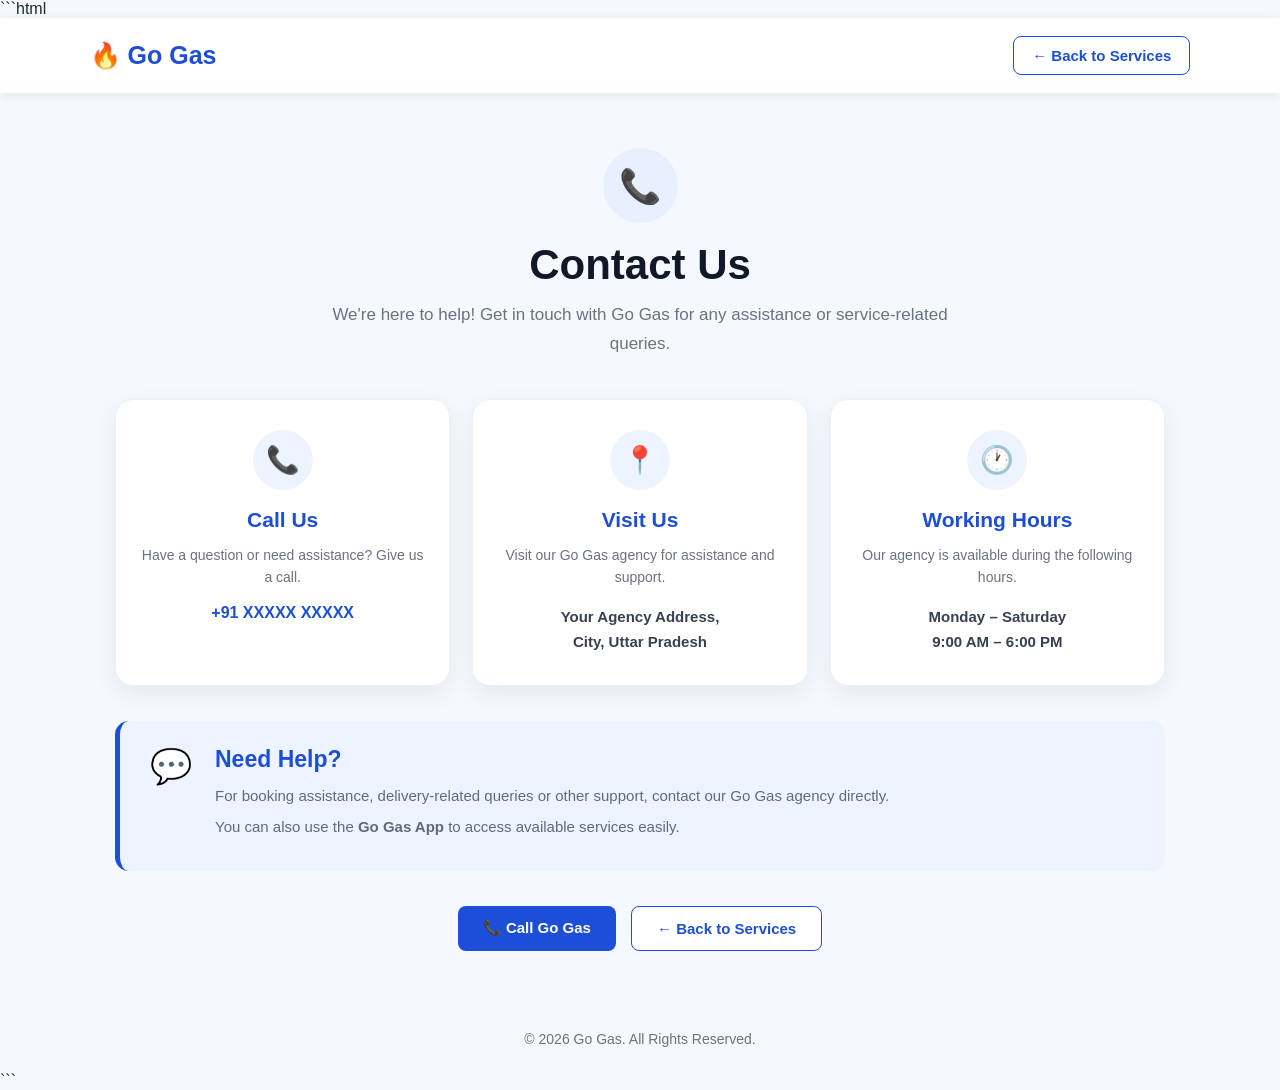
<file: contact/contact.html>
```html
<!DOCTYPE html>
<html lang="en">

<head>
    <meta charset="UTF-8">
    <meta name="viewport" content="width=device-width, initial-scale=1.0">

    <title>Contact Us | Go Gas</title>

    <!-- Contact CSS -->
    <link rel="stylesheet" href="contact.css">
</head>

<body>

    <!-- Header -->
    <header class="contact-header">

        <div class="logo">
            🔥 Go Gas
        </div>

        <a href="../services/services.html" class="back-btn">
            ← Back to Services
        </a>

    </header>


    <!-- Main Content -->
    <main class="contact-container">

        <!-- Page Heading -->
        <div class="contact-heading">

            <div class="contact-icon">
                📞
            </div>

            <h1>Contact Us</h1>

            <p>
                We're here to help! Get in touch with Go Gas
                for any assistance or service-related queries.
            </p>

        </div>


        <!-- Contact Cards -->
        <section class="contact-cards">


            <!-- Call Us -->
            <div class="contact-card">

                <div class="card-icon">
                    📞
                </div>

                <h2>Call Us</h2>

                <p>
                    Have a question or need assistance?
                    Give us a call.
                </p>

                <a href="tel:+91XXXXXXXXXX" class="contact-link">
                    +91 XXXXX XXXXX
                </a>

            </div>


            <!-- Address -->
            <div class="contact-card">

                <div class="card-icon">
                    📍
                </div>

                <h2>Visit Us</h2>

                <p>
                    Visit our Go Gas agency for
                    assistance and support.
                </p>

                <span class="contact-text">
                    Your Agency Address,<br>
                    City, Uttar Pradesh
                </span>

            </div>


            <!-- Working Hours -->
            <div class="contact-card">

                <div class="card-icon">
                    🕐
                </div>

                <h2>Working Hours</h2>

                <p>
                    Our agency is available during
                    the following hours.
                </p>

                <span class="contact-text">
                    Monday – Saturday<br>
                    9:00 AM – 6:00 PM
                </span>

            </div>


        </section>


        <!-- Support Section -->
        <section class="support-section">

            <div class="support-icon">
                💬
            </div>

            <div class="support-content">

                <h2>Need Help?</h2>

                <p>
                    For booking assistance, delivery-related
                    queries or other support, contact our
                    Go Gas agency directly.
                </p>

                <p>
                    You can also use the
                    <strong>Go Gas App</strong>
                    to access available services easily.
                </p>

            </div>

        </section>


        <!-- Contact Button -->
        <div class="contact-action">

            <a href="tel:+91XXXXXXXXXX" class="call-btn">
                📞 Call Go Gas
            </a>

            <a href="../services/services.html" class="services-btn">
                ← Back to Services
            </a>

        </div>

    </main>


    <!-- Footer -->
    <footer>

        <p>
            © 2026 Go Gas. All Rights Reserved.
        </p>

    </footer>


</body>

</html>
```
</file>
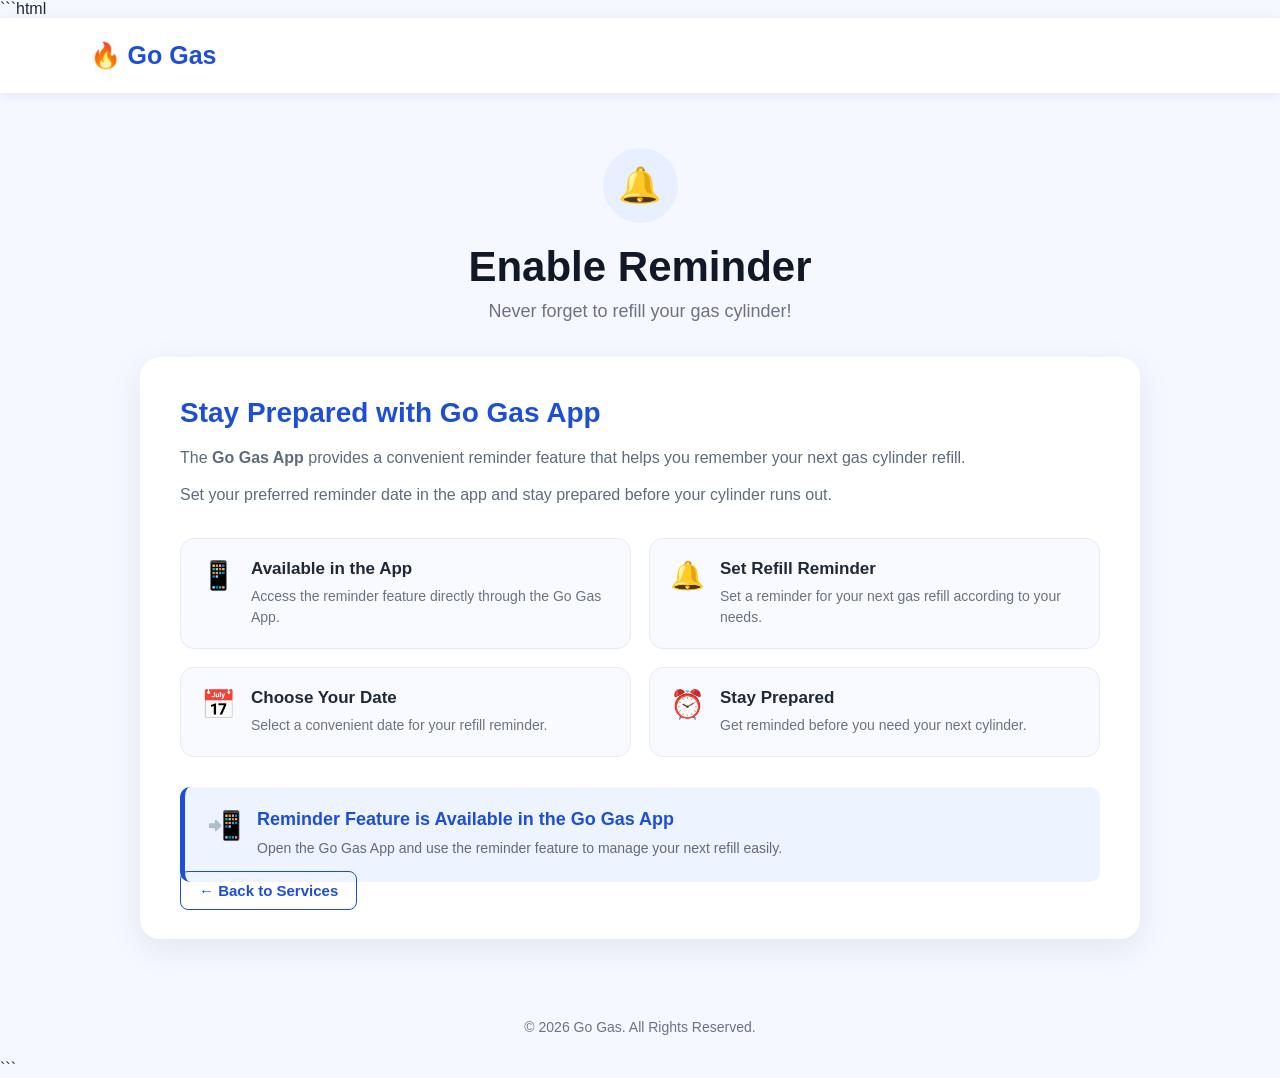
<file: reminder/reminder.html>
```html
<!DOCTYPE html>
<html lang="en">

<head>
    <meta charset="UTF-8">
    <meta name="viewport" content="width=device-width, initial-scale=1.0">

    <title>Enable Reminder | Go Gas</title>

    <!-- Reminder CSS -->
    <link rel="stylesheet" href="../reminder/reminder.css">
</head>

<body>

    <!-- Header -->
    <header class="reminder-header">
        <div class="logo">
            🔥 Go Gas
        </div>


    </header>


    <!-- Main Section -->
    <main class="reminder-container">

        <!-- Icon -->
        <div class="reminder-icon">
            🔔
        </div>

        <!-- Heading -->
        <h1>Enable Reminder</h1>

        <p class="subtitle">
            Never forget to refill your gas cylinder!
        </p>


        <!-- Main Card -->
        <section class="reminder-card">

            <div class="card-content">

                <h2>Stay Prepared with Go Gas App</h2>

                <p>
                    The <strong>Go Gas App</strong> provides a convenient
                    reminder feature that helps you remember your next
                    gas cylinder refill.
                </p>

                <p>
                    Set your preferred reminder date in the app and
                    stay prepared before your cylinder runs out.
                </p>


                <!-- Features -->
                <div class="features">

                    <div class="feature">
                        <span>📱</span>
                        <div>
                            <h3>Available in the App</h3>
                            <p>
                                Access the reminder feature directly
                                through the Go Gas App.
                            </p>
                        </div>
                    </div>


                    <div class="feature">
                        <span>🔔</span>
                        <div>
                            <h3>Set Refill Reminder</h3>
                            <p>
                                Set a reminder for your next gas refill
                                according to your needs.
                            </p>
                        </div>
                    </div>


                    <div class="feature">
                        <span>📅</span>
                        <div>
                            <h3>Choose Your Date</h3>
                            <p>
                                Select a convenient date for your
                                refill reminder.
                            </p>
                        </div>
                    </div>


                    <div class="feature">
                        <span>⏰</span>
                        <div>
                            <h3>Stay Prepared</h3>
                            <p>
                                Get reminded before you need your
                                next cylinder.
                            </p>
                        </div>
                    </div>

                </div>


                <!-- App Message -->
                <div class="app-message">
                    <span>📲</span>

                    <div>
                        <h3>Reminder Feature is Available in the Go Gas App</h3>
                        <p>
                            Open the Go Gas App and use the reminder
                            feature to manage your next refill easily.
                        </p>
                    </div>
                </div>


                <!-- Button -->
                <a href="../services/services.html" class="back-btn">
                    ← Back to Services
                </a>

            </div>

        </section>

    </main>


    <!-- Footer -->
    <footer>
        <p>© 2026 Go Gas. All Rights Reserved.</p>
    </footer>

</body>

</html>
```
</file>
<file: contact/contact.css>
/* ================================
   Go Gas - Contact Us Page
================================ */

/* Reset */
* {
    margin: 0;
    padding: 0;
    box-sizing: border-box;
}

body {
    font-family: Arial, Helvetica, sans-serif;
    background: #f5f8ff;
    color: #1f2937;
    min-height: 100vh;
}


/* ================================
   Header
================================ */

.contact-header {
    width: 100%;
    height: 75px;
    background: #ffffff;
    display: flex;
    align-items: center;
    justify-content: space-between;
    padding: 0 7%;
    box-shadow: 0 2px 12px rgba(0, 0, 0, 0.08);
}

.logo {
    font-size: 25px;
    font-weight: 700;
    color: #1d4ed8;
}

.back-btn {
    text-decoration: none;
    color: #1d4ed8;
    font-size: 15px;
    font-weight: 600;
    padding: 10px 18px;
    border: 1px solid #1d4ed8;
    border-radius: 8px;
    transition: 0.3s ease;
}

.back-btn:hover {
    background: #1d4ed8;
    color: #ffffff;
}


/* ================================
   Main Container
================================ */

.contact-container {
    width: 90%;
    max-width: 1050px;
    margin: 55px auto;
}


/* ================================
   Heading
================================ */

.contact-heading {
    text-align: center;
    margin-bottom: 40px;
}

.contact-icon {
    width: 75px;
    height: 75px;
    margin: 0 auto 18px;
    background: #e8efff;
    border-radius: 50%;
    display: flex;
    align-items: center;
    justify-content: center;
    font-size: 34px;
}

.contact-heading h1 {
    font-size: 42px;
    color: #111827;
    margin-bottom: 12px;
}

.contact-heading p {
    max-width: 650px;
    margin: auto;
    color: #6b7280;
    font-size: 17px;
    line-height: 1.7;
}


/* ================================
   Contact Cards
================================ */

.contact-cards {
    display: grid;
    grid-template-columns: repeat(3, 1fr);
    gap: 22px;
}

.contact-card {
    background: #ffffff;
    padding: 30px 25px;
    border-radius: 18px;
    text-align: center;
    box-shadow: 0 8px 25px rgba(0, 0, 0, 0.07);
    border: 1px solid #edf0f6;
    transition: 0.3s ease;
}

.contact-card:hover {
    transform: translateY(-6px);
    box-shadow: 0 14px 30px rgba(0, 0, 0, 0.10);
}

.card-icon {
    width: 60px;
    height: 60px;
    margin: 0 auto 18px;
    background: #eef4ff;
    border-radius: 50%;
    display: flex;
    align-items: center;
    justify-content: center;
    font-size: 27px;
}

.contact-card h2 {
    font-size: 21px;
    color: #1d4ed8;
    margin-bottom: 12px;
}

.contact-card p {
    color: #6b7280;
    font-size: 14px;
    line-height: 1.6;
    margin-bottom: 15px;
}

.contact-link {
    display: inline-block;
    color: #1d4ed8;
    text-decoration: none;
    font-size: 16px;
    font-weight: 700;
}

.contact-link:hover {
    text-decoration: underline;
}

.contact-text {
    display: block;
    color: #374151;
    font-size: 15px;
    line-height: 1.7;
    font-weight: 600;
}


/* ================================
   Support Section
================================ */

.support-section {
    margin-top: 35px;
    background: #eef4ff;
    border-left: 5px solid #1d4ed8;
    border-radius: 14px;
    padding: 25px 30px;
    display: flex;
    align-items: flex-start;
    gap: 20px;
}

.support-icon {
    font-size: 34px;
    min-width: 45px;
}

.support-content h2 {
    color: #1d4ed8;
    font-size: 23px;
    margin-bottom: 10px;
}

.support-content p {
    color: #5f6b7a;
    font-size: 15px;
    line-height: 1.7;
    margin-bottom: 6px;
}


/* ================================
   Action Buttons
================================ */

.contact-action {
    display: flex;
    justify-content: center;
    gap: 15px;
    margin-top: 35px;
}

.call-btn,
.services-btn {
    display: inline-block;
    text-decoration: none;
    padding: 13px 25px;
    border-radius: 8px;
    font-size: 15px;
    font-weight: 600;
    transition: 0.3s ease;
}

.call-btn {
    background: #1d4ed8;
    color: #ffffff;
}

.call-btn:hover {
    background: #163ea8;
    transform: translateY(-2px);
}

.services-btn {
    background: #ffffff;
    color: #1d4ed8;
    border: 1px solid #1d4ed8;
}

.services-btn:hover {
    background: #1d4ed8;
    color: #ffffff;
}


/* ================================
   Footer
================================ */

footer {
    text-align: center;
    padding: 25px;
    margin-top: 20px;
    color: #6b7280;
    font-size: 14px;
}


/* ================================
   Responsive Design
================================ */

@media (max-width: 800px) {

    .contact-cards {
        grid-template-columns: 1fr;
    }

    .contact-container {
        width: 92%;
        margin: 40px auto;
    }

    .contact-heading h1 {
        font-size: 34px;
    }

    .contact-heading p {
        font-size: 15px;
    }

    .contact-header {
        padding: 0 5%;
    }

    .logo {
        font-size: 21px;
    }

    .back-btn {
        font-size: 13px;
        padding: 8px 12px;
    }
}


@media (max-width: 500px) {

    .contact-action {
        flex-direction: column;
    }

    .call-btn,
    .services-btn {
        text-align: center;
        width: 100%;
    }

    .support-section {
        padding: 20px;
    }

    .contact-heading h1 {
        font-size: 30px;
    }
}
</file>
<file: reminder/reminder.css>
/* ================================
   Go Gas - Reminder Page
================================ */

/* Reset */
* {
    margin: 0;
    padding: 0;
    box-sizing: border-box;
}

body {
    font-family: Arial, Helvetica, sans-serif;
    background: #f5f8ff;
    color: #1f2937;
    min-height: 100vh;
}


/* ================================
   Header
================================ */

.reminder-header {
    width: 100%;
    height: 75px;
    background: #ffffff;
    display: flex;
    align-items: center;
    justify-content: space-between;
    padding: 0 7%;
    box-shadow: 0 2px 12px rgba(0, 0, 0, 0.08);
}

.logo {
    font-size: 25px;
    font-weight: 700;
    color: #1d4ed8;
}

.back-btn {
    text-decoration: none;
    color: #1d4ed8;
    font-size: 15px;
    font-weight: 600;
    padding: 10px 18px;
    border: 1px solid #1d4ed8;
    border-radius: 8px;
    transition: 0.3s ease;
}

.back-btn:hover {
    background: #1d4ed8;
    color: #ffffff;
}


/* ================================
   Main Container
================================ */

.reminder-container {
    width: 90%;
    max-width: 1000px;
    margin: 55px auto;
    text-align: center;
}


/* Reminder Icon */

.reminder-icon {
    width: 75px;
    height: 75px;
    margin: 0 auto 20px;
    background: #e8efff;
    border-radius: 50%;
    display: flex;
    align-items: center;
    justify-content: center;
    font-size: 35px;
}


/* Heading */

.reminder-container h1 {
    font-size: 42px;
    color: #111827;
    margin-bottom: 10px;
}

.subtitle {
    font-size: 18px;
    color: #6b7280;
    margin-bottom: 35px;
}


/* ================================
   Main Card
================================ */

.reminder-card {
    background: #ffffff;
    border-radius: 20px;
    padding: 40px;
    text-align: left;
    box-shadow: 0 10px 35px rgba(0, 0, 0, 0.08);
}

.card-content h2 {
    font-size: 28px;
    color: #1d4ed8;
    margin-bottom: 15px;
}

.card-content > p {
    color: #5f6b7a;
    font-size: 16px;
    line-height: 1.7;
    margin-bottom: 10px;
}


/* ================================
   Features
================================ */

.features {
    display: grid;
    grid-template-columns: repeat(2, 1fr);
    gap: 18px;
    margin-top: 30px;
}

.feature {
    display: flex;
    align-items: flex-start;
    gap: 15px;
    background: #f8faff;
    padding: 20px;
    border-radius: 14px;
    border: 1px solid #e5eaf5;
    transition: 0.3s ease;
}

.feature:hover {
    transform: translateY(-4px);
    box-shadow: 0 8px 20px rgba(0, 0, 0, 0.07);
}

.feature > span {
    font-size: 28px;
    min-width: 35px;
}

.feature h3 {
    font-size: 17px;
    color: #1f2937;
    margin-bottom: 7px;
}

.feature p {
    color: #6b7280;
    font-size: 14px;
    line-height: 1.5;
}


/* ================================
   App Message
================================ */

.app-message {
    margin-top: 30px;
    padding: 22px;
    background: #eef4ff;
    border-left: 5px solid #1d4ed8;
    border-radius: 10px;
    display: flex;
    gap: 15px;
    align-items: flex-start;
}

.app-message > span {
    font-size: 28px;
}

.app-message h3 {
    color: #1d4ed8;
    font-size: 18px;
    margin-bottom: 7px;
}

.app-message p {
    color: #5f6b7a;
    font-size: 14px;
    line-height: 1.6;
}


/* ================================
   Button
================================ */

.service-btn {
    display: inline-block;
    margin-top: 30px;
    padding: 13px 25px;
    background: #1d4ed8;
    color: #ffffff;
    text-decoration: none;
    border-radius: 8px;
    font-size: 15px;
    font-weight: 600;
    transition: 0.3s ease;
}

.service-btn:hover {
    background: #163ea8;
    transform: translateY(-2px);
}


/* ================================
   Footer
================================ */

footer {
    text-align: center;
    padding: 25px;
    margin-top: 20px;
    color: #6b7280;
    font-size: 14px;
}


/* ================================
   Responsive Design
================================ */

@media (max-width: 700px) {

    .reminder-header {
        padding: 0 5%;
    }

    .logo {
        font-size: 21px;
    }

    .back-btn {
        font-size: 13px;
        padding: 8px 12px;
    }

    .reminder-container {
        width: 92%;
        margin: 40px auto;
    }

    .reminder-container h1 {
        font-size: 32px;
    }

    .subtitle {
        font-size: 16px;
    }

    .reminder-card {
        padding: 25px;
    }

    .card-content h2 {
        font-size: 23px;
    }

    .features {
        grid-template-columns: 1fr;
    }

    .feature {
        padding: 16px;
    }
}
</file>
